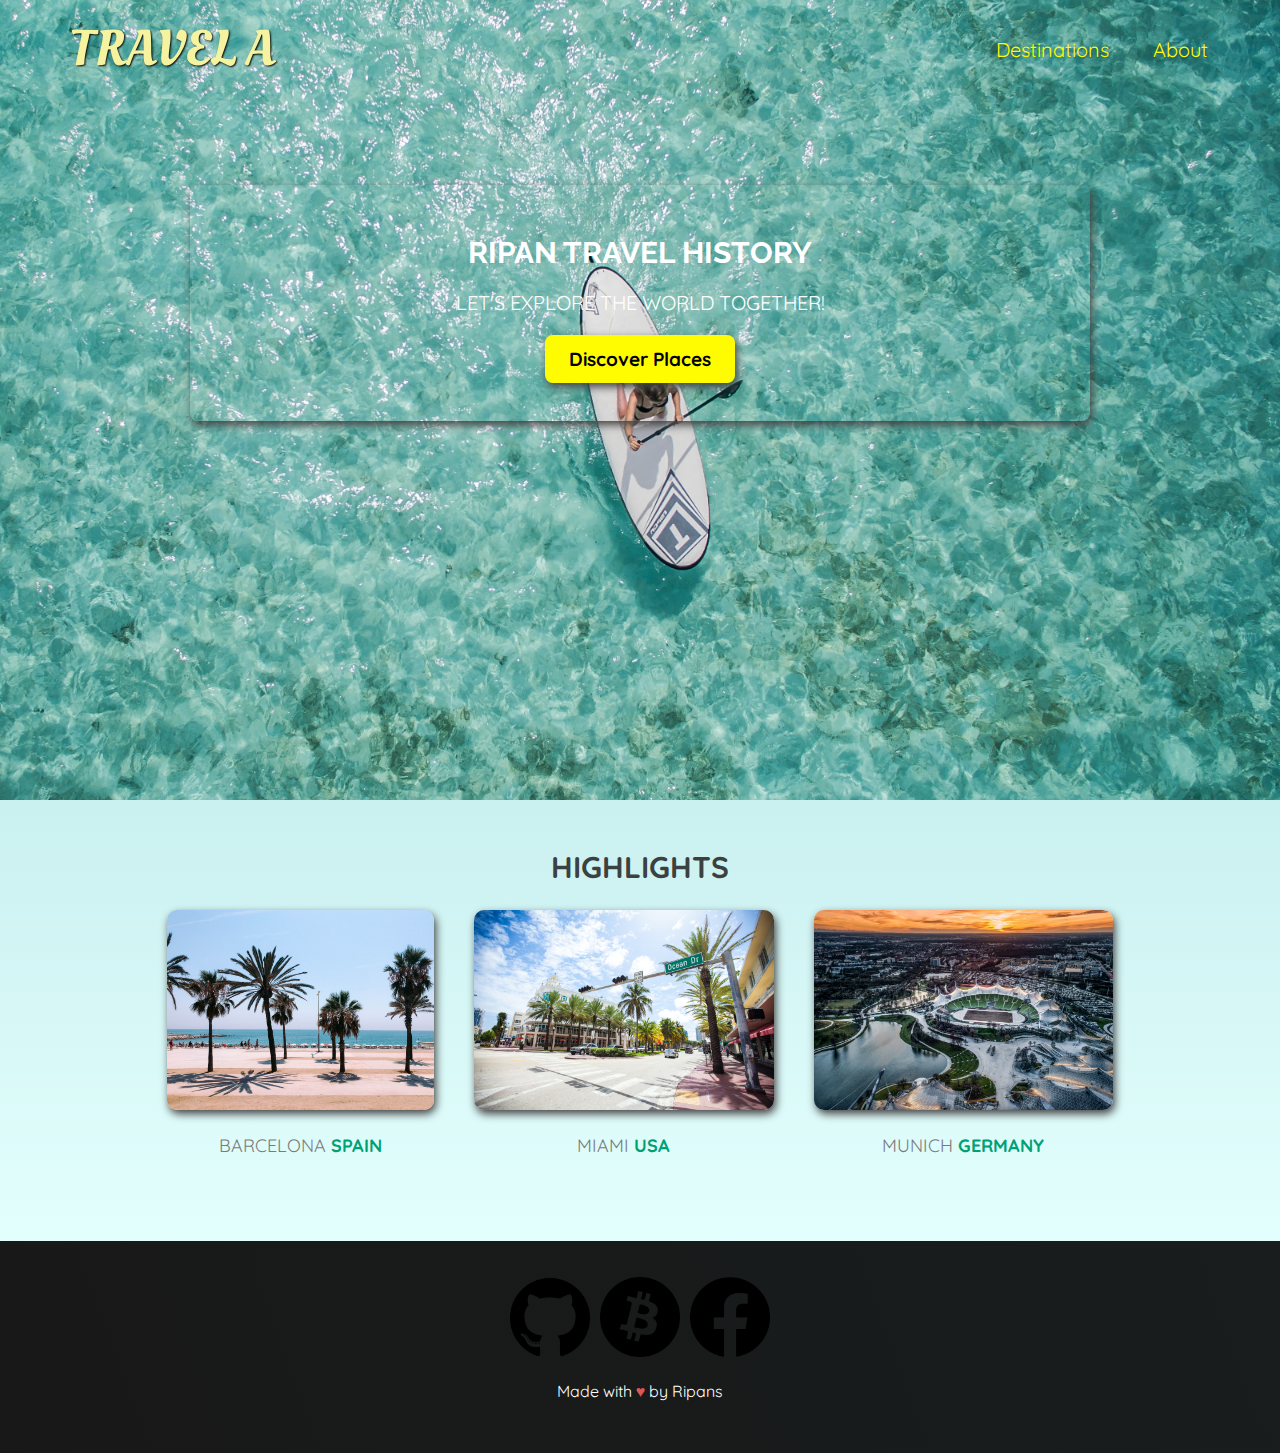
<file: index.html>
<!DOCTYPE html>
<html lang="en">
  <head>
    <meta charset="UTF-8" />
    <meta name="viewport" content="width=device-width, initial-scale=1.0" />
    <!-- Google Fonts -->
    <link
      href="https://fonts.googleapis.com/css2?family=Raleway:wght@700&family=Oleo+Script:wght@700&family=Quicksand:wght@300;500;700&display=swap"
      rel="stylesheet"
    />
    <link rel="stylesheet" href="styles/style.css" />
    <link rel="stylesheet" href="styles/shared.css" />
    <link rel="icon" href="/images/icons/s.JPG" />
    <title>Liburan Dulu</title>
  </head>
  <body>
    <!-- Header Section  -->
    <header id="container">
      <!-- Travel Text  -->
      <div id="container-page-logo">
        <a href="/index.html">Travel a</a>
      </div>
      <!-- Nav Start -->
      <nav>
        <ul>
          <li><a href="#">Destinations</a></li>
          <li><a href="#">About</a></li>
        </ul>
      </nav>
    </header>
    <!-- Main Section  -->
    <main>
      <section id="hero">
        <div id="hero-content">
          <h1>Ripan Travel History</h1>
          <p>Let's explore the world together!</p>
          <a href="/pages/places.html">Discover Places</a>
        </div>
      </section>
      <section id="highlights">
        <h2>HIGHLIGHTS</h2>
        <ul id="destinations">
          <li class="destination">
            <img src="/images/places/barcelona.jpg" alt="barcelona" />
            <p>BARCELONA <strong>SPAIN</strong></p>
          </li>
          <li class="destination">
            <img src="/images/places/miami.jpg" alt="miami" />
            <p>MIAMI <strong>USA</strong></p>
          </li>
          <li class="destination">
            <img src="/images/places/munich.jpg" alt="munich" />
            <p>MUNICH <strong>GERMANY</strong></p>
          </li>
        </ul>
      </section>
    </main>
    <!-- Footer Section  -->
    <footer>
      <ul>
        <li>
          <a href="https://github.com/iiipan"
            ><img src="/images/icons/github.png" alt="GitHub"
          /></a>
        </li>
        <li>
          <a href="https://github.com/iiipan"
            ><img src="/images/icons/bitcoin.png" alt="GitHub"
          /></a>
        </li>
        <li>
          <a href="https://github.com/iiipan"
            ><img src="/images/icons/facebook.png" alt="GitHub"
          /></a>
        </li>
      </ul>
      <p class="akhir">
        Made with <span class="akhir-love">&hearts;</span> by Ripans
      </p>
    </footer>
  </body>
</html>
</file>
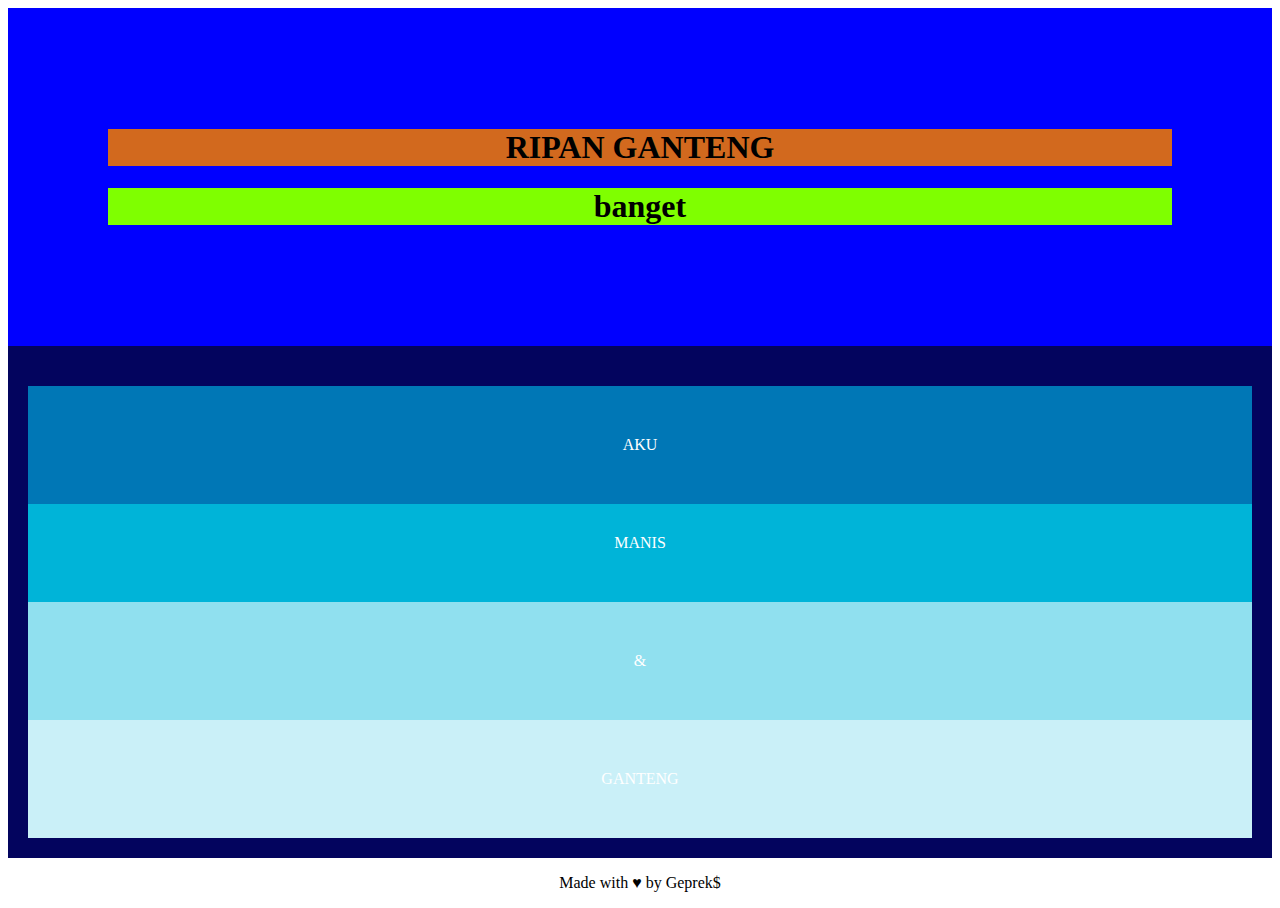
<file: test.html>
<!DOCTYPE html>
<html lang="en">
  <head>
    <meta charset="UTF-8" />
    <meta name="viewport" content="width=device-width, initial-scale=1.0" />
    <link rel="stylesheet" href="styles/test.css" />
    <title>TESTING</title>
  </head>
  <body>
    <header id="ganteng">
      <div id="ripan-ganteng">
        <h1 id="rs">RIPAN GANTENG</h1>
        <h1 id="bgt">banget</h1>
      </div>
    </header>
    <main id="main">
      <div id="container-main">
        <p id="satu">AKU</p>
        <p id="dua">MANIS</p>
        <p id="tiga">&</p>
        <p id="empat">GANTENG</p>
      </div>
    </main>
    <footer>
      <p id="ayam-geprek">
        Made with <span id="love">&hearts;</span> by Geprek$
      </p>
    </footer>
  </body>
</html>
</file>
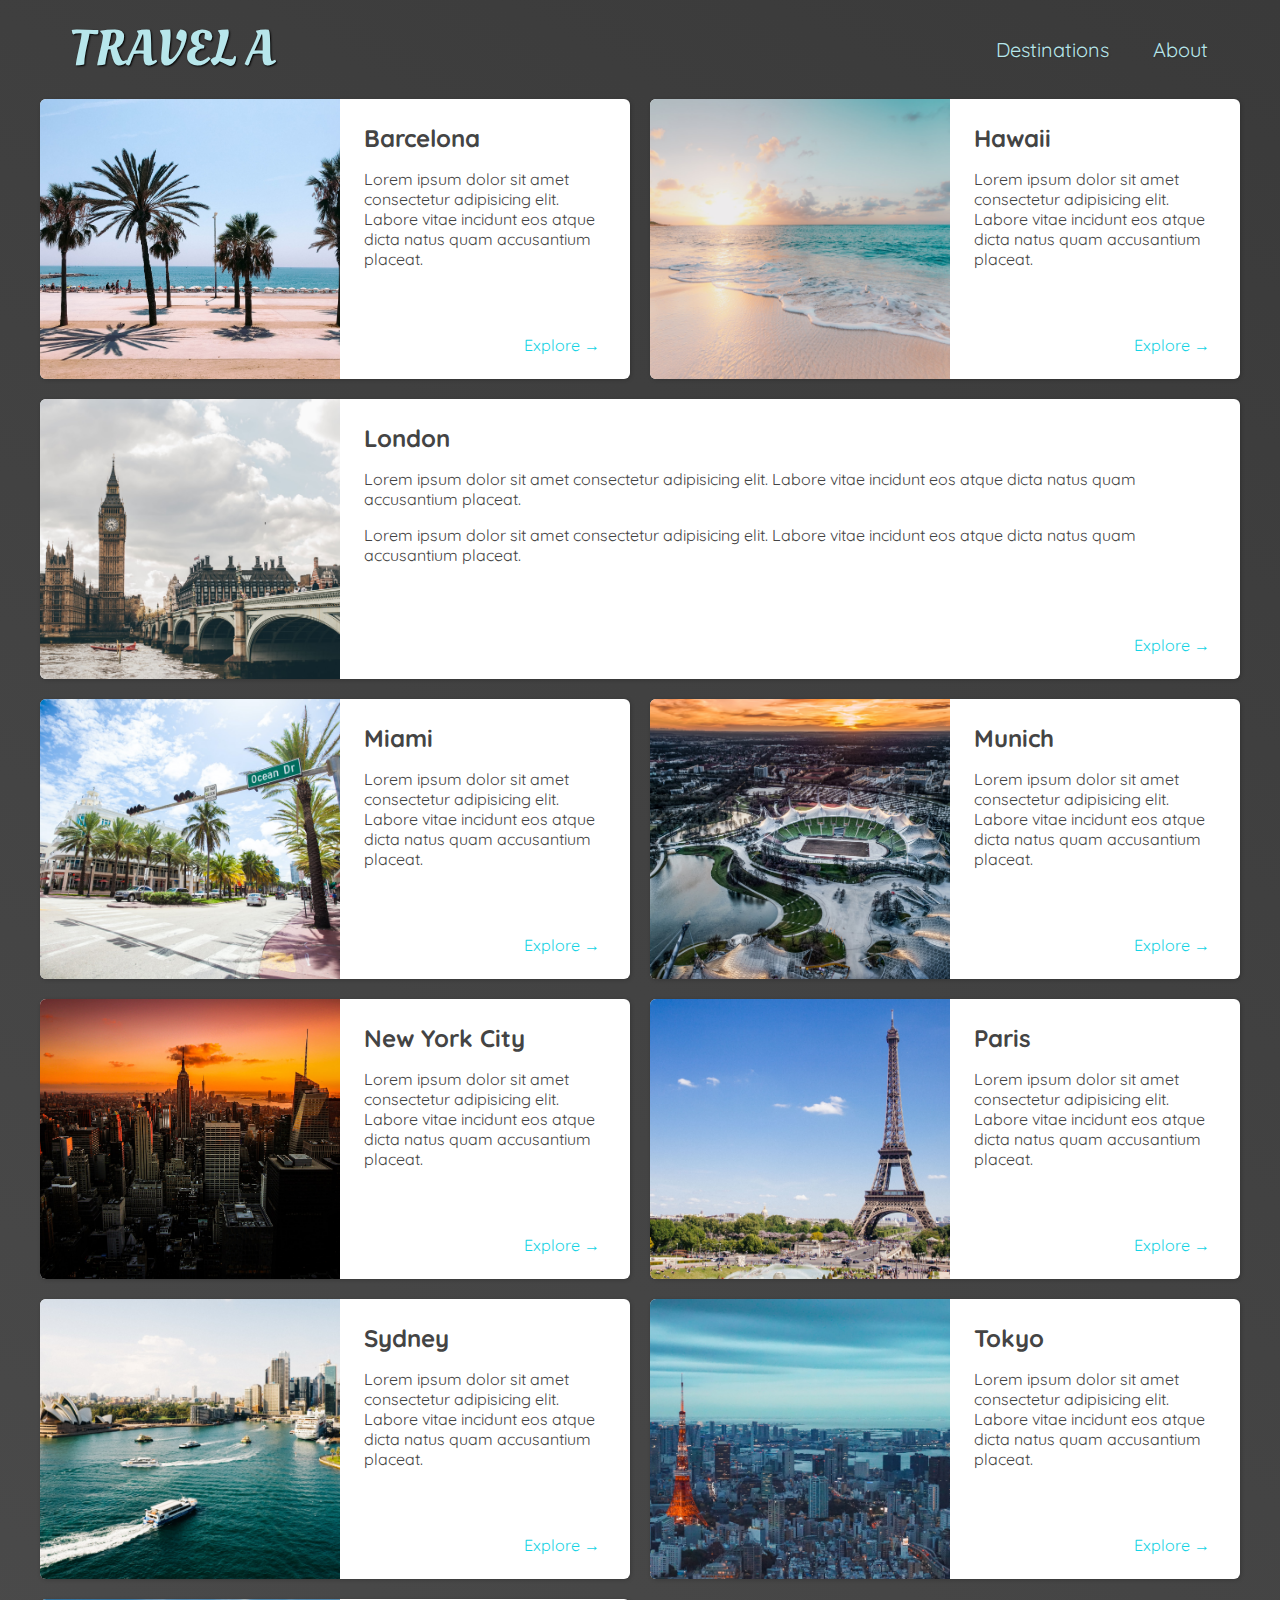
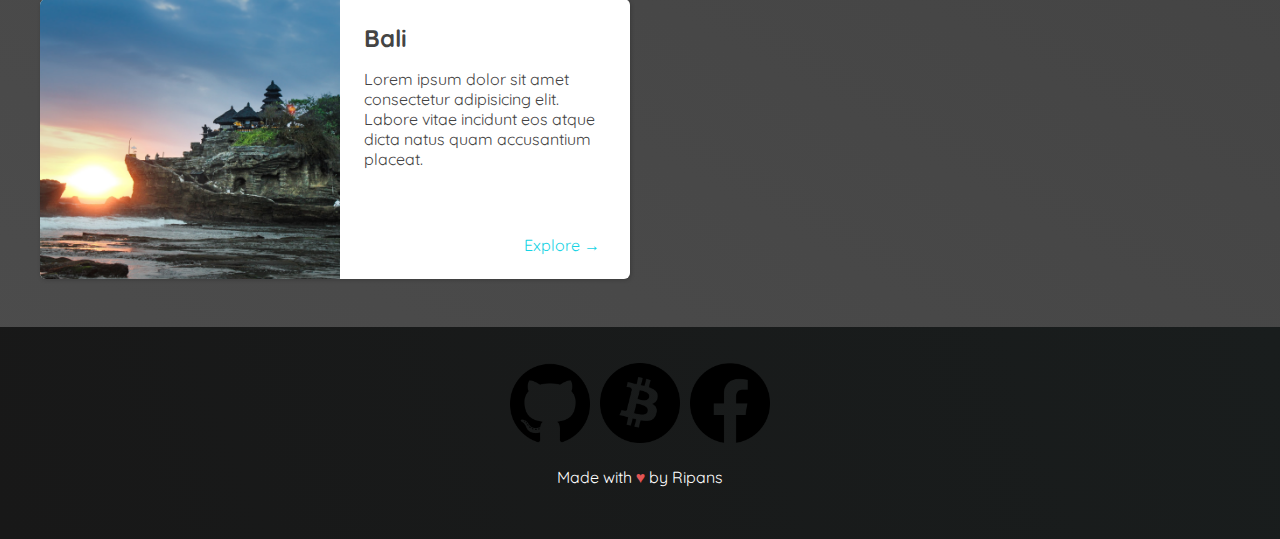
<file: pages/places.html>
<!DOCTYPE html>
<html lang="en">
  <head>
    <meta charset="UTF-8" />
    <meta name="viewport" content="width=device-width, initial-scale=1.0" />
    <!-- Google Fonts -->
    <link
      href="https://fonts.googleapis.com/css2?family=Raleway:wght@700&family=Oleo+Script:wght@700&family=Quicksand:wght@300;500;700&display=swap"
      rel="stylesheet"
    />
    <link rel="stylesheet" href="/styles/shared.css" />
    <link rel="stylesheet" href="/styles/places.css" />
    <link rel="icon" href="/images/icons/s.JPG" />
    <title>Liburan Dulu</title>
  </head>
  <body>
    <!-- Header Section  -->
    <header id="container">
      <!-- Travel Text  -->
      <div id="container-page-logo">
        <a href="/index.html">Travel a</a>
      </div>
      <!-- Nav Start -->
      <nav>
        <ul>
          <li><a href="#">Destinations</a></li>
          <li><a href="#">About</a></li>
        </ul>
      </nav>
    </header>
    <!-- Main Section -->
    <main>      <ul>
      <li>
        <img src="/images/places/barcelona.jpg" alt="City of Barcelona" />
        <div class="item-content">
          <div>
            <h2>Barcelona</h2>
            <p>
              Lorem ipsum dolor sit amet consectetur adipisicing elit. Labore
              vitae incidunt eos atque dicta natus quam accusantium placeat.
            </p>
          </div>
          <div class="actions">
            <a href="https://en.wikipedia.org/wiki/Barcelona">Explore &#x2192</a>
          </div>
        </div>
      </li>
      <li>
        <img src="/images/places/hawaii.jpg" alt="Hawaii beach" />
        <div class="item-content">
          <div>
            <h2>Hawaii</h2>
            <p>
              Lorem ipsum dolor sit amet consectetur adipisicing elit. Labore
              vitae incidunt eos atque dicta natus quam accusantium placeat.
            </p>
          </div>
          <div class="actions">
            <a href="hhttps://en.wikipedia.org/wiki/Hawaii">Explore &#x2192</a>
          </div>
        </div>
      </li>
      <li>
        <img src="/images/places/london.jpg" alt="London city" />
        <div class="item-content">
          <div>
            <h2>London</h2>
            <p>
              Lorem ipsum dolor sit amet consectetur adipisicing elit. Labore
              vitae incidunt eos atque dicta natus quam accusantium placeat.
            </p>
            <p>
              Lorem ipsum dolor sit amet consectetur adipisicing elit. Labore
              vitae incidunt eos atque dicta natus quam accusantium placeat.
            </p>
          </div>
          <div class="actions">
            <a href="https://en.wikipedia.org/wiki/London">Explore &#x2192</a>
          </div>
        </div>
      </li>
      <li>
        <img src="/images/places/miami.jpg" alt="Miami streets" />
        <div class="item-content">
          <div>
            <h2>Miami</h2>
            <p>
              Lorem ipsum dolor sit amet consectetur adipisicing elit. Labore
              vitae incidunt eos atque dicta natus quam accusantium placeat.
            </p>
          </div>
          <div class="actions">
            <a href="https://en.wikipedia.org/wiki/Miami">Explore &#x2192</a>
          </div>
        </div>
      </li>
      <li>
        <img src="/images/places/munich.jpg" alt="Munich football stadium" />
        <div class="item-content">
          <div>
            <h2>Munich</h2>
            <p>
              Lorem ipsum dolor sit amet consectetur adipisicing elit. Labore
              vitae incidunt eos atque dicta natus quam accusantium placeat.
            </p>
          </div>
          <div class="actions">
            <a href="https://en.wikipedia.org/wiki/Munich">Explore &#x2192</a>
          </div>
        </div>
      </li>
      <li>
        <img src="/images/places/new-york-city.jpg" alt="New York City skyline" />
        <div class="item-content">
          <div>
            <h2>New York City</h2>
            <p>
              Lorem ipsum dolor sit amet consectetur adipisicing elit. Labore
              vitae incidunt eos atque dicta natus quam accusantium placeat.
            </p>
          </div>
          <div class="actions">
            <a href="https://en.wikipedia.org/wiki/New_York_City"
              >Explore &#x2192</a
            >
          </div>
        </div>
      </li>
      <li>
        <img src="/images/places/paris.jpg" alt="Paris city" />
        <div class="item-content">
          <div>
            <h2>Paris</h2>
            <p>
              Lorem ipsum dolor sit amet consectetur adipisicing elit. Labore
              vitae incidunt eos atque dicta natus quam accusantium placeat.
            </p>
          </div>
          <div class="actions">
            <a href="https://en.wikipedia.org/wiki/Paris">Explore &#x2192</a>
          </div>
        </div>
      </li>
      <li>
        <img src="/images/places/sydney.jpg" alt="Sydney beach" />
        <div class="item-content">
          <div>
            <h2>Sydney</h2>
            <p>
              Lorem ipsum dolor sit amet consectetur adipisicing elit. Labore
              vitae incidunt eos atque dicta natus quam accusantium placeat.
            </p>
          </div>
          <div class="actions">
            <a href="https://en.wikipedia.org/wiki/Sydney">Explore &#x2192</a>
          </div>
        </div>
      </li>
      <li>
        <img src="/images/places/tokyo.jpg" alt="Tokyo skyline" />
        <div class="item-content">
          <div>
            <h2>Tokyo</h2>
            <p>
              Lorem ipsum dolor sit amet consectetur adipisicing elit. Labore
              vitae incidunt eos atque dicta natus quam accusantium placeat.
            </p>
          </div>
          <div class="actions">
            <a href="https://en.wikipedia.org/wiki/Tokyo">Explore &#x2192</a>
          </div>
        </div>
      </li>
      <li>
        <img src="/images/places/bali.jpg" alt="Bali beach" />
        <div class="item-content">
          <div>
            <h2>Bali</h2>
            <p>
              Lorem ipsum dolor sit amet consectetur adipisicing elit. Labore
              vitae incidunt eos atque dicta natus quam accusantium placeat.
            </p>
          </div>
          <div class="actions">
            <a href="https://en.wikipedia.org/wiki/Bali">Explore &#x2192</a>
          </div>
        </div>
      </li>
    </ul></main>
    <!-- Footer Section -->
    <footer>
      <ul>
        <li>
          <a href="https://github.com/iiipan"
            ><img src="/images/icons/github.png" alt="GitHub"
          /></a>
        </li>
        <li>
          <a href="https://github.com/iiipan"
            ><img src="/images/icons/bitcoin.png" alt="GitHub"
          /></a>
        </li>
        <li>
          <a href="https://github.com/iiipan"
            ><img src="/images/icons/facebook.png" alt="GitHub"
          /></a>
        </li>
      </ul>
      <p class="akhir">
        Made with <span class="akhir-love">&hearts;</span> by Ripans
      </p>
    </footer>
  </body>
</html>
</file>
<file: styles/style.css>
#hero {
  height: 800px;
  background-image: url("../images/places/ocean.jpg");
  background-position: center;
  background-size: cover;
}

#hero-content {
  width: 900px;
  color: rgba(51, 47, 47, 0.8);
  box-shadow: 2px 4px 8px rgb(68, 67, 67);
  border-radius: 8px;
  text-align: center;
  padding: 50px 0px;
  margin: 0 auto;
  position: relative;
  top: 185px;
}

#hero-content h1 {
  color: white;
  text-transform: uppercase;
  font-size: 30px;
  font-family: "Raleway", sans-serif;
  margin: 0;
}

#hero-content p {
  color: white;
  text-transform: uppercase;
  font-size: 20px;
  font-weight: 300px;
  margin-bottom: 32px;
}

#hero-content a {
  text-decoration: none;
  background-color: rgb(255, 251, 0);
  padding: 12px 24px;
  color: black;
  font-size: 19px;
  font-weight: bold;
  border-radius: 8px;
  box-shadow: 2px 4px 8px rgb(68, 67, 67);
}

#hero-content a:hover {
  background-color: rgb(255, 238, 0);
}

#highlights {
  padding: 24px;
  background: linear-gradient(0deg, rgb(227, 255, 253), rgb(202, 240, 240));
}

/* HEADER STYLE END */

/* Section Image  */
#highlights h2 {
  text-transform: uppercase;
  text-align: center;
  font-size: 30px;
  color: rgb(59, 65, 64);
  margin: 24px 0;
}

#destinations {
  display: flex;
  width: 90%;
  margin: auto;
  margin-bottom: 40px;
  justify-content: center;
}

.destination {
  margin: 0 20px;
  text-transform: uppercase;
}

.destination p {
  text-align: center;
  font-size: 18px;
  color: rgb(124, 123, 123);
  margin: 20px 0;
}

.destination img {
  height: 200px;
  width: 100%;
  box-shadow: 2px 4px 8px rgb(68, 67, 67);
  border-radius: 10px;
  object-fit: cover;
}

.destination strong {
  color: rgb(0, 160, 117);
}
</file>
<file: styles/shared.css>
body {
  font-family: "Quicksand", sans-serif;
  margin: 0;
}

ul {
  /* Remove Bulet Point */
  list-style: none;
  margin: 0;
  padding: 0;
}

header {
  display: flex;
  justify-content: space-between;
  align-items: center;
  padding: 15px 60px;
  position: absolute;
  width: 100%;
  box-sizing: border-box;
  width: 100%;
  top: 0;
  left: 0;
  box-sizing: border-box;
}

#container-page-logo a {
  padding: 10px;
  font-family: "Oleo Script", sans-serif;
  color: rgb(245, 243, 160);
  font-size: 50px;
  text-decoration: none;
  text-transform: uppercase;
  text-shadow: 1px 1px 2px rgb(0, 0, 0);
}

header ul {
  display: flex;
}

header li {
  margin-left: 20px;
}

header a {
  text-decoration: none;
  color: rgb(255, 251, 0);
  font-size: 20px;
  padding: 12px;
  text-shadow: 1px 1px 2px rgba(0, 0, 0, 0.2);
}

header li a:hover {
  color: rgb(77, 77, 77);
  background-color: rgb(255, 251, 0);
}

header a {
  border-radius: 6px;
}

/* HEADER STYLE END  */

/* Footer  */

footer {
  background: linear-gradient(70deg, rgb(24, 24, 24), rgb(25, 29, 29));
  padding: 36px;
}

footer ul {
  display: flex;
  justify-content: center;
  /* padding: 40px; */
}

footer li {
  width: 80px;
  height: 80px;
  margin: 0 5px;
}

footer img {
  width: 100%;
  height: 100%;
}

footer p {
  color: white;
  text-align: center;
  margin-top: 24px;
}

.akhir-love {
  color: #e25555;
}
</file>
<file: styles/test.css>
body {
  text-align: center;
}

#ganteng {
  padding: 50px;
  margin: 0;
  background-color: blue;
}

#ripan-ganteng {
  /* background-color: blue; */
  padding: 50px;
}

#rs {
  background-color: chocolate;
}

#bgt {
  background-color: chartreuse;
}

#container-main {
  background-color: #03045e;
  padding: 20px;
}

#container-main p {
  color: white;
  padding: 50px;
  margin: 0px;
}

#satu {
  background-color: #0077b6;
  position: relative;
  top: 20px;
}

#dua {
  background-color: #00b4d8;
}

#tiga {
  background-color: #90e0ef;
}

#empat {
  background-color: #caf0f8;
}
</file>
<file: styles/places.css>
body {
  background: linear-gradient(30deg, rgb(77, 77, 77), rgb(58, 58, 58));
  color: rgb(68, 68, 68);
}

#container-page-logo a {
  color: rgb(183, 230, 235);
}

header {
  position: static;
}

header a {
  color: rgb(183, 230, 235);
  text-decoration: none;
}

header nav a:hover {
  color: rgb(77, 77, 77);
  background-color: rgb(183, 230, 235);
}

main ul {
  width: 1200px;
  margin: 0 auto 48px auto;
  display: grid;
  grid-template-columns: 1fr 1fr;
  gap: 20px 20px;
}

li:nth-of-type(3) {
  grid-column: 1 / span 2;
}

main li {
  display: flex;
  background-color: white;
  box-shadow: 1px 1px 4px rgba(0, 0, 0, 0.2);
  border-radius: 6px;
  overflow: hidden;
}

main li img {
  width: 300px;
  height: 280px;
  object-fit: cover;
}

.item-content {
  padding: 24px;
  display: flex;
  flex-direction: column;
  justify-content: space-between;
}

.item-content h2 {
  margin: 0;
}

.actions {
  text-align: right;
}

.actions a {
  text-decoration: none;
  padding: 6px;
  color: rgb(22, 211, 228);
  border-radius: 5px;
}

.actions a:hover {
  background-color: rgb(235, 253, 255);
}
</file>
